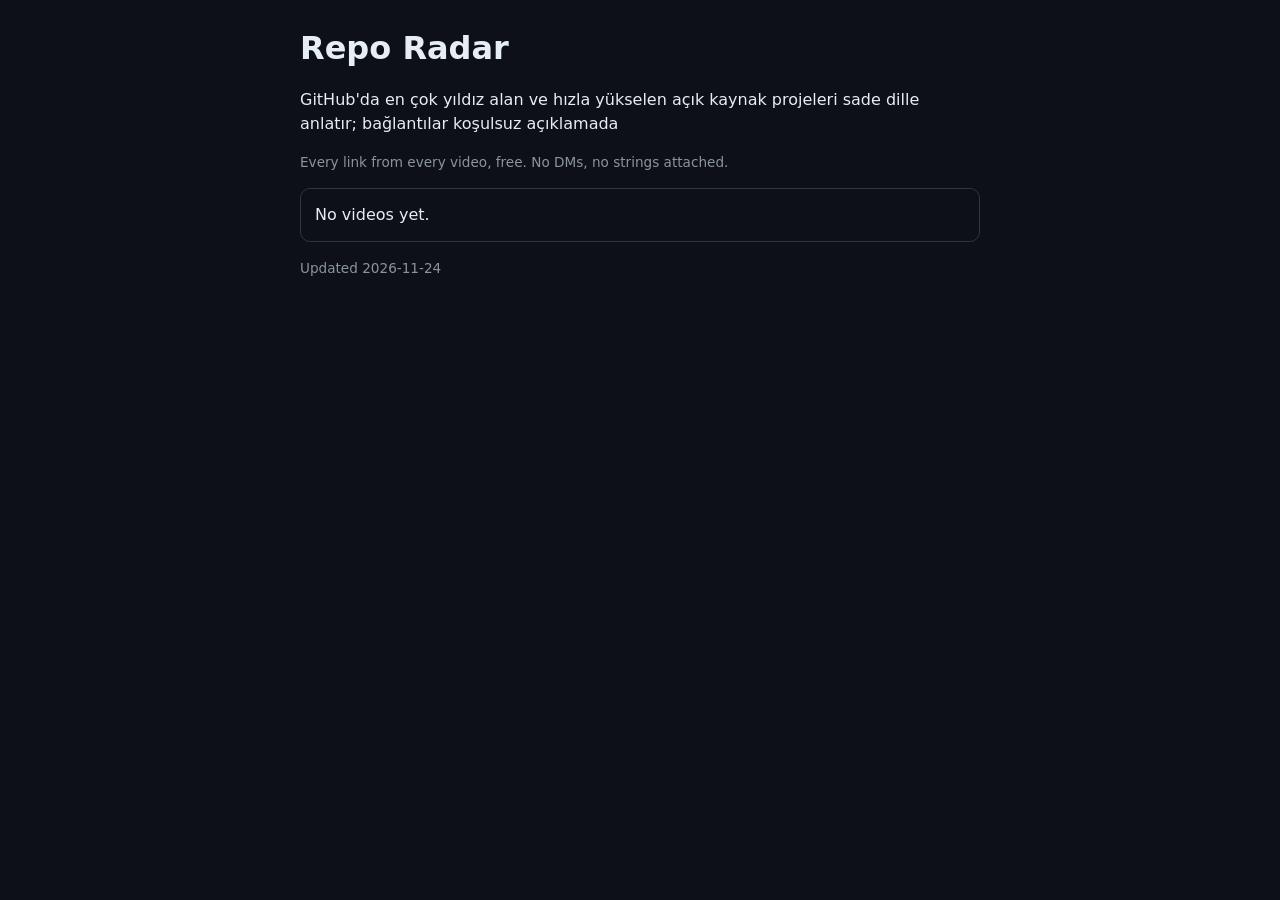
<file: index.html>
<!doctype html><html lang="en"><head><meta charset="utf-8"><meta name="viewport" content="width=device-width,initial-scale=1">
<meta http-equiv="Content-Security-Policy" content="default-src 'none'; style-src 'self'; img-src 'none'; base-uri 'none'; form-action 'none'">
<title>Repo Radar · links</title><link rel="stylesheet" href="style.css"></head><body>
<header><h1>Repo Radar</h1><p>GitHub&#39;da en çok yıldız alan ve hızla yükselen açık kaynak projeleri sade dille anlatır; bağlantılar koşulsuz açıklamada</p><p class="s">Every link from every video, free. No DMs, no strings attached.</p></header>
<ol><li>No videos yet.</li></ol><footer>Updated 2026-11-24</footer></body></html>
</file>
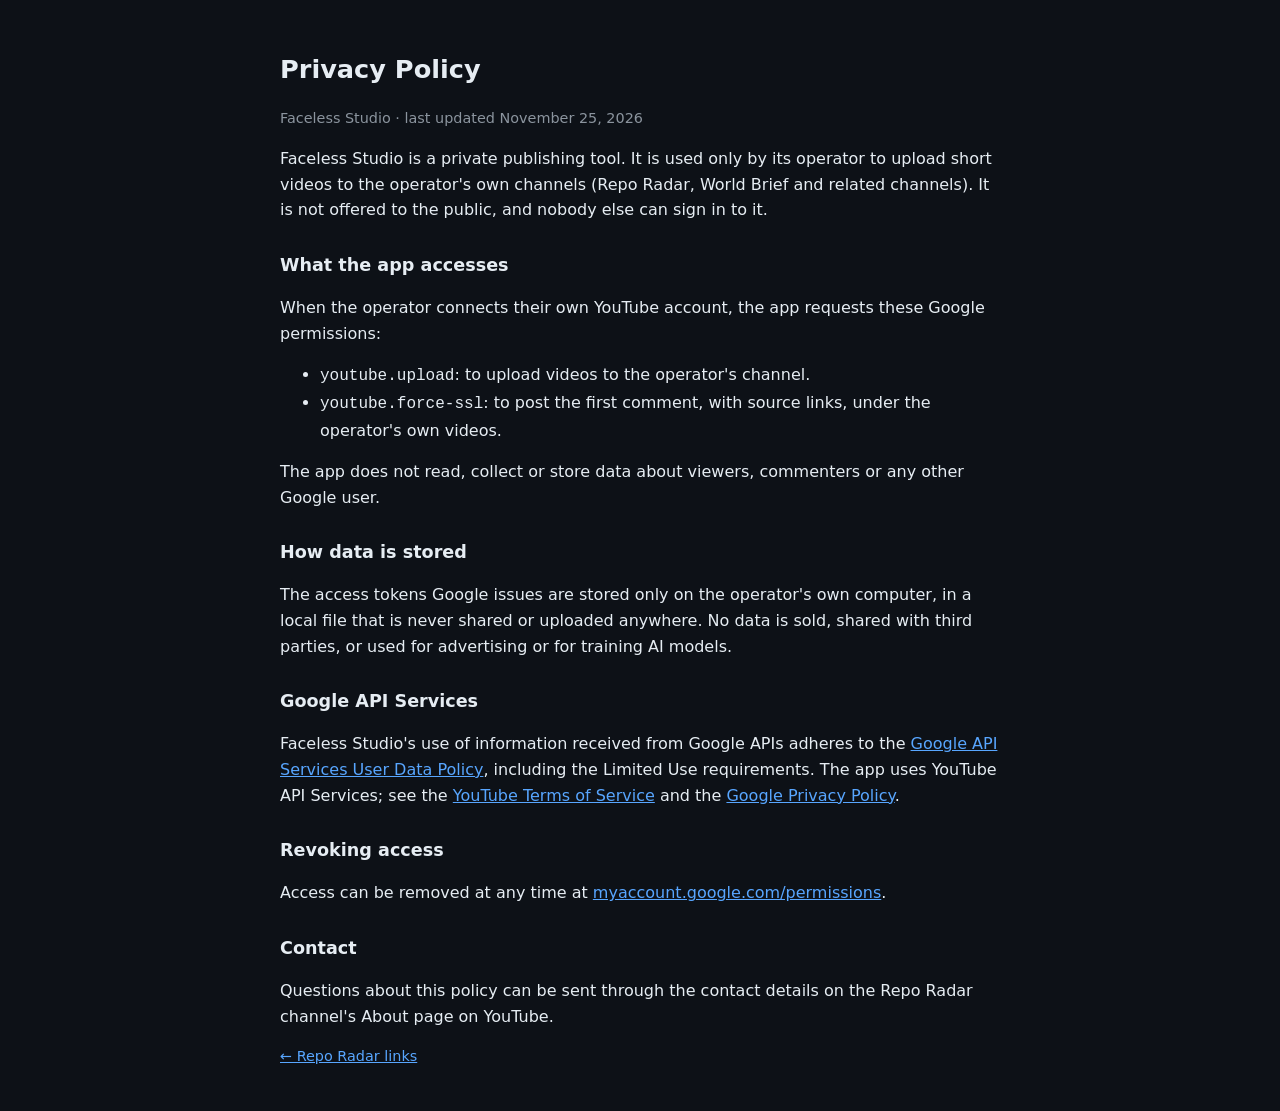
<file: privacy.html>
<!doctype html>
<html lang="en">
<head>
<meta charset="utf-8">
<meta name="viewport" content="width=device-width,initial-scale=1">
<title>Privacy Policy · Faceless Studio</title>
<style>body{font:16px/1.6 system-ui,-apple-system,Segoe UI,sans-serif;background:#0d1117;color:#e6edf3;max-width:720px;margin:0 auto;padding:32px 20px}h1{font-size:1.6rem}h2{font-size:1.1rem;margin-top:28px}a{color:#58a6ff}.d{color:#8b949e;font-size:.9rem}</style>
</head>
<body>
<h1>Privacy Policy</h1>
<p class="d">Faceless Studio · last updated November 25, 2026</p>

<p>Faceless Studio is a private publishing tool. It is used only by its operator to upload short videos to the operator's own channels (Repo Radar, World Brief and related channels). It is not offered to the public, and nobody else can sign in to it.</p>

<h2>What the app accesses</h2>
<p>When the operator connects their own YouTube account, the app requests these Google permissions:</p>
<ul>
<li><code>youtube.upload</code>: to upload videos to the operator's channel.</li>
<li><code>youtube.force-ssl</code>: to post the first comment, with source links, under the operator's own videos.</li>
</ul>
<p>The app does not read, collect or store data about viewers, commenters or any other Google user.</p>

<h2>How data is stored</h2>
<p>The access tokens Google issues are stored only on the operator's own computer, in a local file that is never shared or uploaded anywhere. No data is sold, shared with third parties, or used for advertising or for training AI models.</p>

<h2>Google API Services</h2>
<p>Faceless Studio's use of information received from Google APIs adheres to the <a href="https://developers.google.com/terms/api-services-user-data-policy">Google API Services User Data Policy</a>, including the Limited Use requirements. The app uses YouTube API Services; see the <a href="https://www.youtube.com/t/terms">YouTube Terms of Service</a> and the <a href="https://policies.google.com/privacy">Google Privacy Policy</a>.</p>

<h2>Revoking access</h2>
<p>Access can be removed at any time at <a href="https://myaccount.google.com/permissions">myaccount.google.com/permissions</a>.</p>

<h2>Contact</h2>
<p>Questions about this policy can be sent through the contact details on the Repo Radar channel's About page on YouTube.</p>

<p class="d"><a href="./">← Repo Radar links</a></p>
</body>
</html>
</file>
<file: style.css>
body{margin:0 auto;max-width:680px;padding:24px 16px;font:16px/1.5 system-ui,sans-serif;background:#0d1117;color:#e6edf3}
h1{margin:0 0 4px}h2{font-size:1.05rem;margin:0}a{color:#58a6ff}ol{list-style:none;padding:0;display:grid;gap:14px}
ol>li{border:1px solid #30363d;border-radius:10px;padding:14px}ul{padding-left:18px;margin:8px 0}.d,.s,footer{color:#8b949e;font-size:.85rem}
</file>
